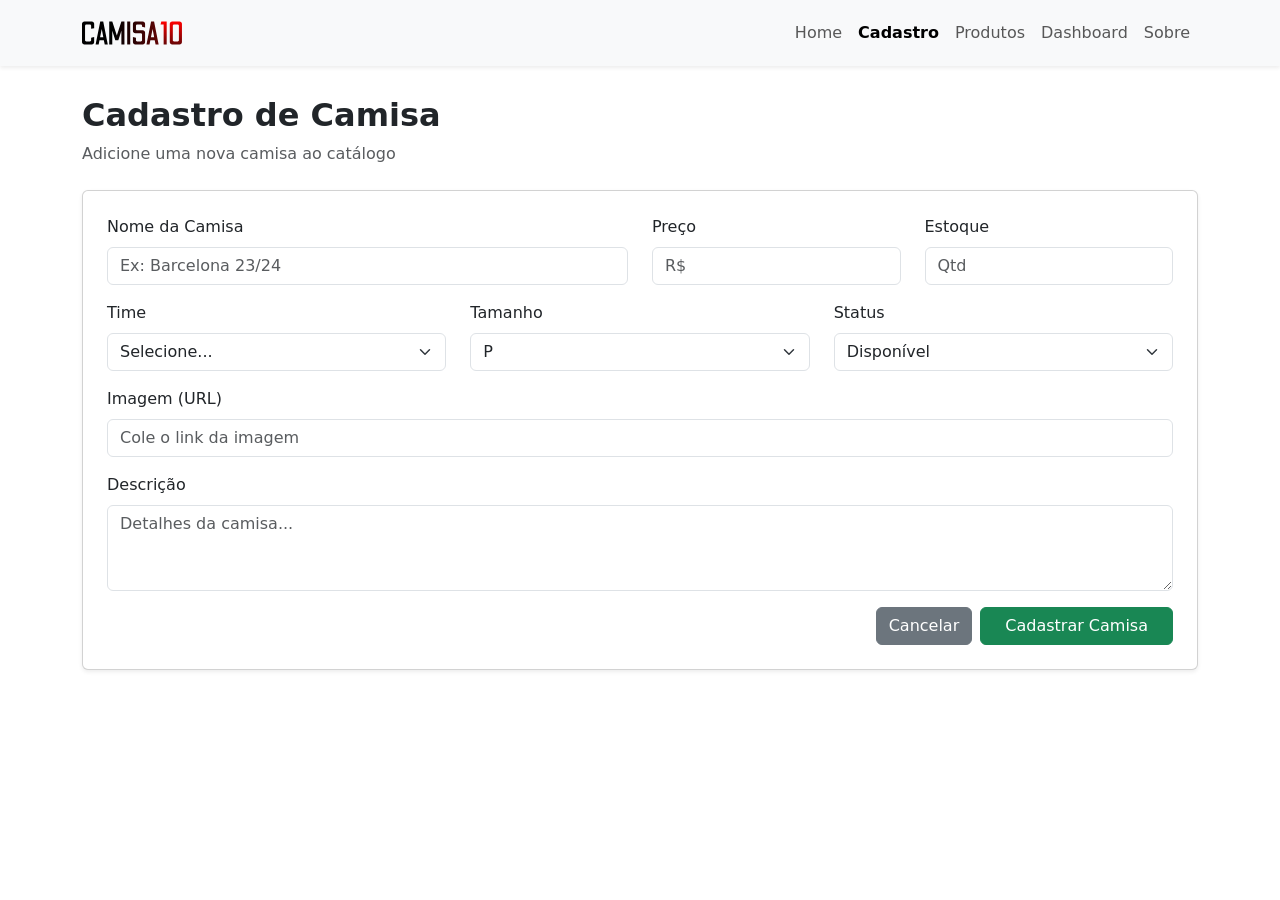
<file: cadastro.html>
<!DOCTYPE html>
<html lang="pt-BR">
<head>
<meta charset="UTF-8">
<meta name="viewport" content="width=device-width, initial-scale=1.0">
<title>Cadastro de Camisa</title>

<link rel="stylesheet" href="style.css">
<link href="https://cdn.jsdelivr.net/npm/bootstrap@5.3.0/dist/css/bootstrap.min.css" rel="stylesheet">
</head>

<body>

<!-- NAVBAR -->
<nav class="navbar navbar-expand-lg navbar-light bg-light fixed-top shadow-sm">
  <div class="container">
    <a class="navbar-brand" href="index.html">
      <img src="Imagens/logo.svg" height="40">
    </a>

    <button class="navbar-toggler" data-bs-toggle="collapse" data-bs-target="#menu">
      <span class="navbar-toggler-icon"></span>
    </button>

    <div id="menu" class="collapse navbar-collapse">
      <ul class="navbar-nav ms-auto">
        <li class="nav-item"><a class="nav-link" href="index.html">Home</a></li>
        <li class="nav-item"><a class="nav-link active fw-bold" href="cadastro.html">Cadastro</a></li>
        <li class="nav-item"><a class="nav-link" href="listagem.html">Produtos</a></li>
        <li class="nav-item"><a class="nav-link" href="dashboard.html">Dashboard</a></li>
        <li class="nav-item"><a class="nav-link" href="sobre.html">Sobre</a></li>
      </ul>
    </div>
  </div>
</nav>

<!-- CONTEÚDO -->
<div class="container mt-5 pt-5">

  <div class="mb-4">
    <h2 class="fw-bold">Cadastro de Camisa</h2>
    <p class="text-muted">Adicione uma nova camisa ao catálogo</p>
  </div>

  <div class="card shadow-sm p-4">
    <form>

      <div class="row">

        <div class="col-md-6 mb-3">
          <label class="form-label">Nome da Camisa</label>
          <input type="text" class="form-control" placeholder="Ex: Barcelona 23/24">
        </div>

        <div class="col-md-3 mb-3">
          <label class="form-label">Preço</label>
          <input type="number" class="form-control" placeholder="R$">
        </div>

        <div class="col-md-3 mb-3">
          <label class="form-label">Estoque</label>
          <input type="number" class="form-control" placeholder="Qtd">
        </div>

      </div>

      <div class="row">

        <div class="col-md-4 mb-3">
          <label class="form-label">Time</label>
          <select class="form-select">
            <option>Selecione...</option>
            <option>Barcelona</option>
            <option>Real Madrid</option>
            <option>Brasil</option>
            <option>São Paulo</option>
            <option>Santos</option>
            <option>PSG</option>
          </select>
        </div>

        <div class="col-md-4 mb-3">
          <label class="form-label">Tamanho</label>
          <select class="form-select">
            <option>P</option>
            <option>M</option>
            <option>G</option>
            <option>GG</option>
          </select>
        </div>

        <div class="col-md-4 mb-3">
          <label class="form-label">Status</label>
          <select class="form-select">
            <option>Disponível</option>
            <option>Promoção</option>
            <option>Indisponível</option>
          </select>
        </div>

      </div>

      <div class="mb-3">
        <label class="form-label">Imagem (URL)</label>
        <input type="text" class="form-control" placeholder="Cole o link da imagem">
      </div>

      <div class="mb-3">
        <label class="form-label">Descrição</label>
        <textarea class="form-control" rows="3" placeholder="Detalhes da camisa..."></textarea>
      </div>


      <div class="d-flex justify-content-end gap-2">
        <button type="reset" class="btn btn-secondary">Cancelar</button>
        <button type="button" class="btn btn-success px-4" onclick="mostrarAlerta()">
        Cadastrar Camisa
        </button>
      </div>

    </form>
  </div>

</div>



<script src="https://cdn.jsdelivr.net/npm/bootstrap@5.3.0/dist/js/bootstrap.bundle.min.js"></script>
<script>
function mostrarAlerta(){
  alert("Camisa cadastrada com sucesso! ⚽🔥");
}
</script>
</body>
</html>
</file>
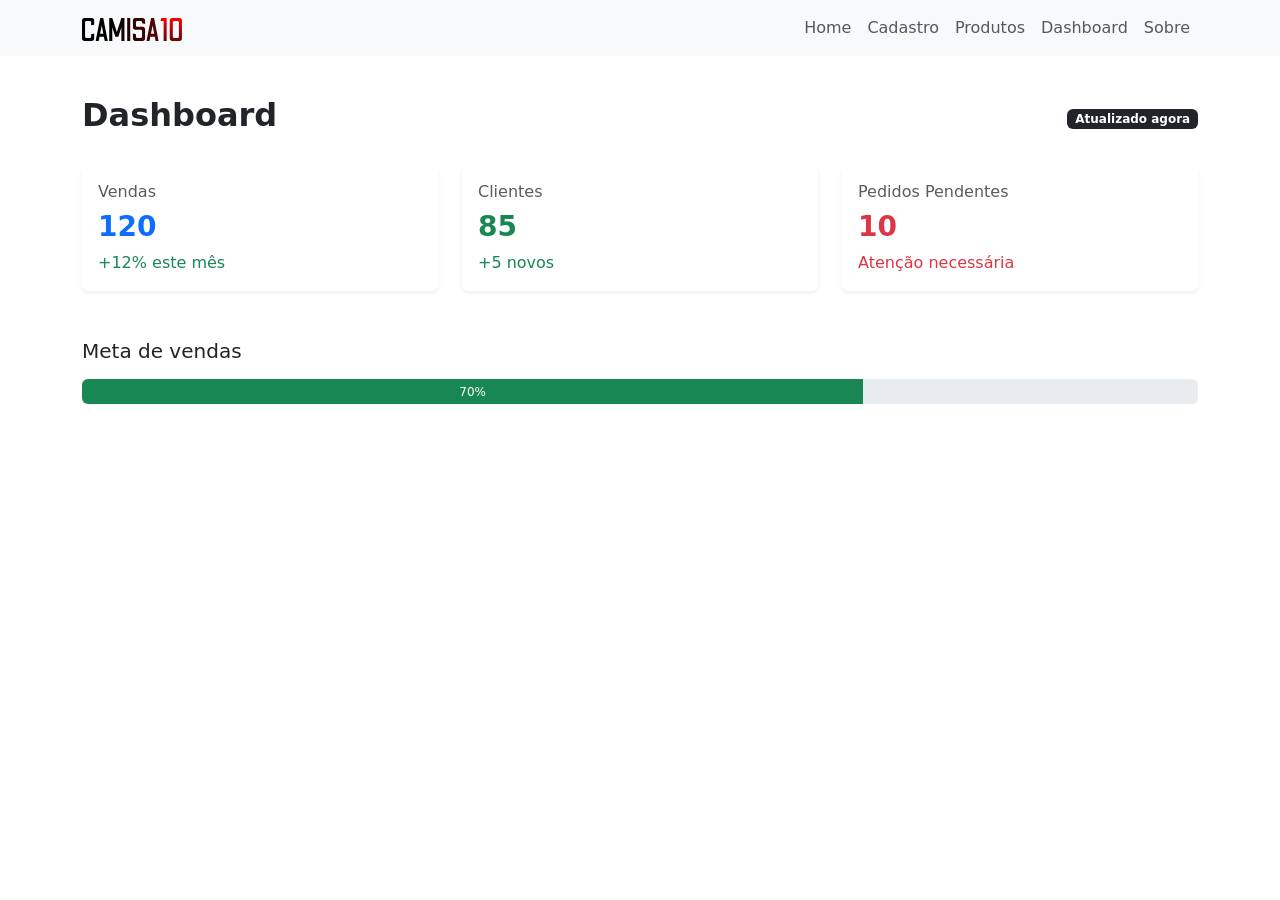
<file: dashboard.html>
<!DOCTYPE html>
<html lang="pt-BR">
<head>
<meta charset="UTF-8">
<meta name="viewport" content="width=device-width, initial-scale=1.0">
<title>Dashboard</title>

<link rel="stylesheet" href="style.css">
<link href="https://cdn.jsdelivr.net/npm/bootstrap@5.3.0/dist/css/bootstrap.min.css" rel="stylesheet">
</head>

<body>

<nav class="navbar navbar-expand-lg navbar-light bg-light fixed-top">
  <div class="container">
    <a class="navbar-brand" href="index.html"><img src="Imagens/logo.svg" alt=""></a>

    <button class="navbar-toggler" data-bs-toggle="collapse" data-bs-target="#menu">
      <span class="navbar-toggler-icon"></span>
    </button>

    <div id="menu" class="collapse navbar-collapse">
      <ul class="navbar-nav ms-auto">
        <li class="nav-item"><a class="nav-link" href="index.html">Home</a></li>
        <li class="nav-item"><a class="nav-link" href="cadastro.html">Cadastro</a></li>
        <li class="nav-item"><a class="nav-link" href="listagem.html">Produtos</a></li>
        <li class="nav-item"><a class="nav-link" href="dashboard.html">Dashboard</a></li>
        <li class="nav-item"><a class="nav-link" href="sobre.html">Sobre</a></li>
      </ul>
    </div>
  </div>
</nav>

<!-- CONTEÚDO -->
<div class="container mt-5 pt-5">

  <!-- TOPO -->
  <div class="d-flex justify-content-between align-items-center mb-4">
    <h2 class="fw-bold">Dashboard</h2>
    <span class="badge bg-dark">Atualizado agora</span>
  </div>

  <!-- CARDS -->
  <div class="row g-4">

    <div class="col-md-4">
      <div class="card shadow-sm border-0">
        <div class="card-body">
          <h6 class="text-muted">Vendas</h6>
          <h3 class="fw-bold text-primary">120</h3>
          <p class="text-success mb-0">+12% este mês</p>
        </div>
      </div>
    </div>

    <div class="col-md-4">
      <div class="card shadow-sm border-0">
        <div class="card-body">
          <h6 class="text-muted">Clientes</h6>
          <h3 class="fw-bold text-success">85</h3>
          <p class="text-success mb-0">+5 novos</p>
        </div>
      </div>
    </div>

    <div class="col-md-4">
      <div class="card shadow-sm border-0">
        <div class="card-body">
          <h6 class="text-muted">Pedidos Pendentes</h6>
          <h3 class="fw-bold text-danger">10</h3>
          <p class="text-danger mb-0">Atenção necessária</p>
        </div>
      </div>
    </div>

  </div>

  <!-- PROGRESSO -->
  <div class="mt-5">
    <h5 class="mb-3">Meta de vendas</h5>

    <div class="progress" style="height: 25px;">
      <div class="progress-bar bg-success" style="width:70%">
        70%
      </div>
    </div>
  </div>
</div>
<script src="https://cdn.jsdelivr.net/npm/bootstrap@5.3.0/dist/js/bootstrap.bundle.min.js"></script>
</body>
</html>
</file>
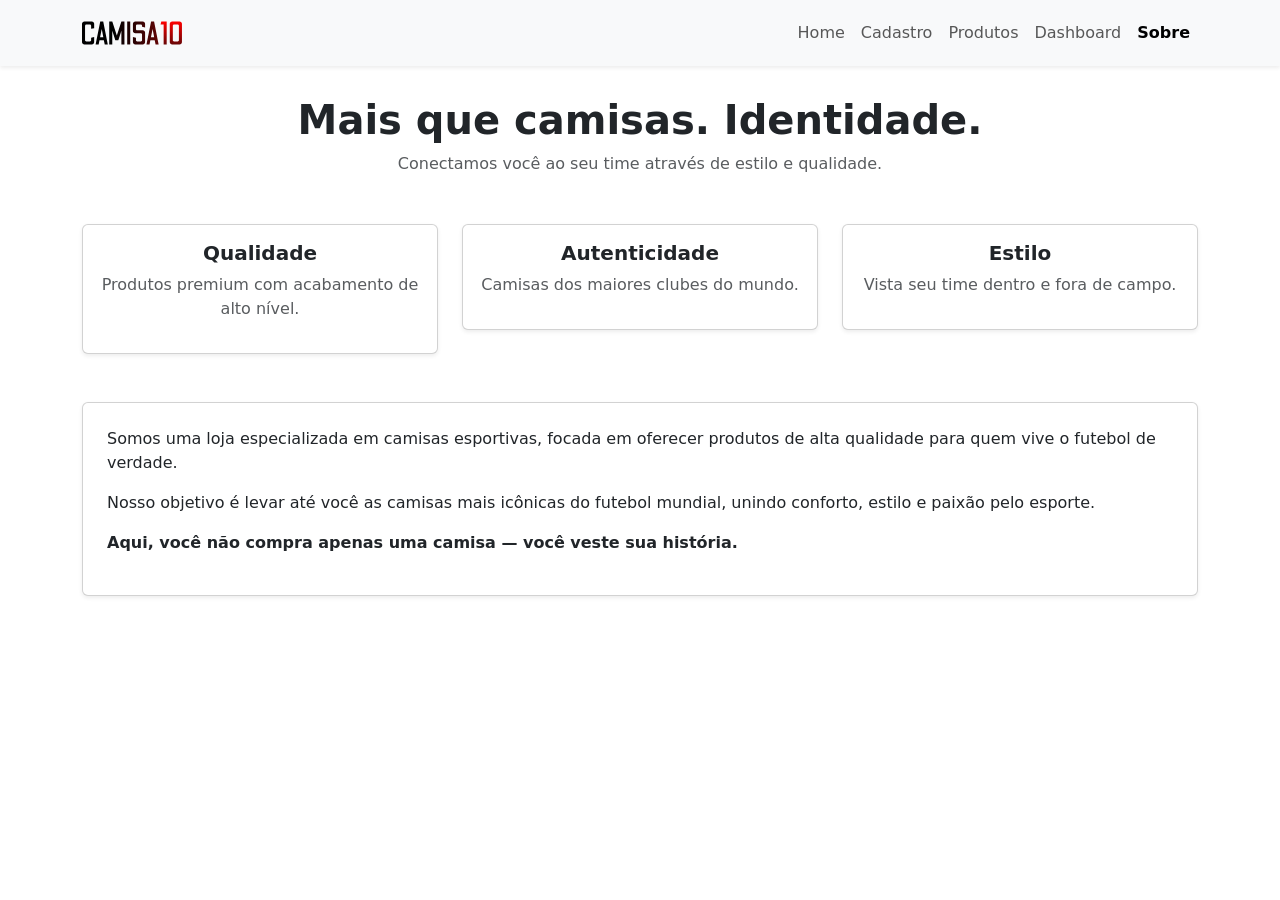
<file: sobre.html>
<!DOCTYPE html>
<html lang="pt-BR">
<head>
<meta charset="UTF-8">
<meta name="viewport" content="width=device-width, initial-scale=1.0">
<title>Sobre</title>

<link rel="stylesheet" href="style.css">
<link href="https://cdn.jsdelivr.net/npm/bootstrap@5.3.0/dist/css/bootstrap.min.css" rel="stylesheet">
</head>

<body>

<!-- NAVBAR -->
<nav class="navbar navbar-expand-lg navbar-light bg-light fixed-top shadow-sm">
  <div class="container">
    <a class="navbar-brand" href="index.html">
      <img src="Imagens/logo.svg" height="40">
    </a>

    <button class="navbar-toggler" data-bs-toggle="collapse" data-bs-target="#menu">
      <span class="navbar-toggler-icon"></span>
    </button>

    <div id="menu" class="collapse navbar-collapse">
      <ul class="navbar-nav ms-auto">
        <li class="nav-item"><a class="nav-link" href="index.html">Home</a></li>
        <li class="nav-item"><a class="nav-link" href="cadastro.html">Cadastro</a></li>
        <li class="nav-item"><a class="nav-link" href="listagem.html">Produtos</a></li>
        <li class="nav-item"><a class="nav-link" href="dashboard.html">Dashboard</a></li>
        <li class="nav-item"><a class="nav-link active fw-bold" href="sobre.html">Sobre</a></li>
      </ul>
    </div>
  </div>
</nav>

<!-- CONTEÚDO -->
<div class="container mt-5 pt-5">

  <!-- HERO SOBRE -->
  <div class="text-center mb-5">
    <h1 class="fw-bold">Mais que camisas. Identidade.</h1>
    <p class="text-muted">Conectamos você ao seu time através de estilo e qualidade.</p>
  </div>

  <!-- CARDS -->
  <div class="row g-4 mb-5">

    <div class="col-md-4">
      <div class="card shadow-sm p-3 text-center">
        <h5 class="fw-bold">Qualidade</h5>
        <p class="text-muted">Produtos premium com acabamento de alto nível.</p>
      </div>
    </div>

    <div class="col-md-4">
      <div class="card shadow-sm p-3 text-center">
        <h5 class="fw-bold">Autenticidade</h5>
        <p class="text-muted">Camisas dos maiores clubes do mundo.</p>
      </div>
    </div>

    <div class="col-md-4">
      <div class="card shadow-sm p-3 text-center">
        <h5 class="fw-bold">Estilo</h5>
        <p class="text-muted">Vista seu time dentro e fora de campo.</p>
      </div>
    </div>

  </div>

  <!-- TEXTO -->
  <div class="card shadow-sm p-4">
    <p>
      Somos uma loja especializada em camisas esportivas, focada em oferecer produtos de alta qualidade para quem vive o futebol de verdade.
    </p>

    <p>
      Nosso objetivo é levar até você as camisas mais icônicas do futebol mundial, unindo conforto, estilo e paixão pelo esporte.
    </p>

    <p class="fw-bold">
      Aqui, você não compra apenas uma camisa — você veste sua história.
    </p>
  </div>

</div>
<script src="https://cdn.jsdelivr.net/npm/bootstrap@5.3.0/dist/js/bootstrap.bundle.min.js"></script>
</body>
</html>
</file>
<file: style.css>
body {
  font-family: Arial, sans-serif;
}


.navbar img{
    width: 100px;
}

/* HERO */
.hero {
  background: url('https://images.unsplash.com/photo-1518091043644-c1d4457512c6') center/cover;
  height: 80vh;
  color: white;
  display: flex;
  align-items: center;
}

.overlay {
  width: 100%;
  padding: 50px;
}

/* CARDS */
.card {
  border: none;
}


/* BOTÕES */
.btn {
  border-radius: 20px;
}

td img{
  width: 40px;
}
</file>
